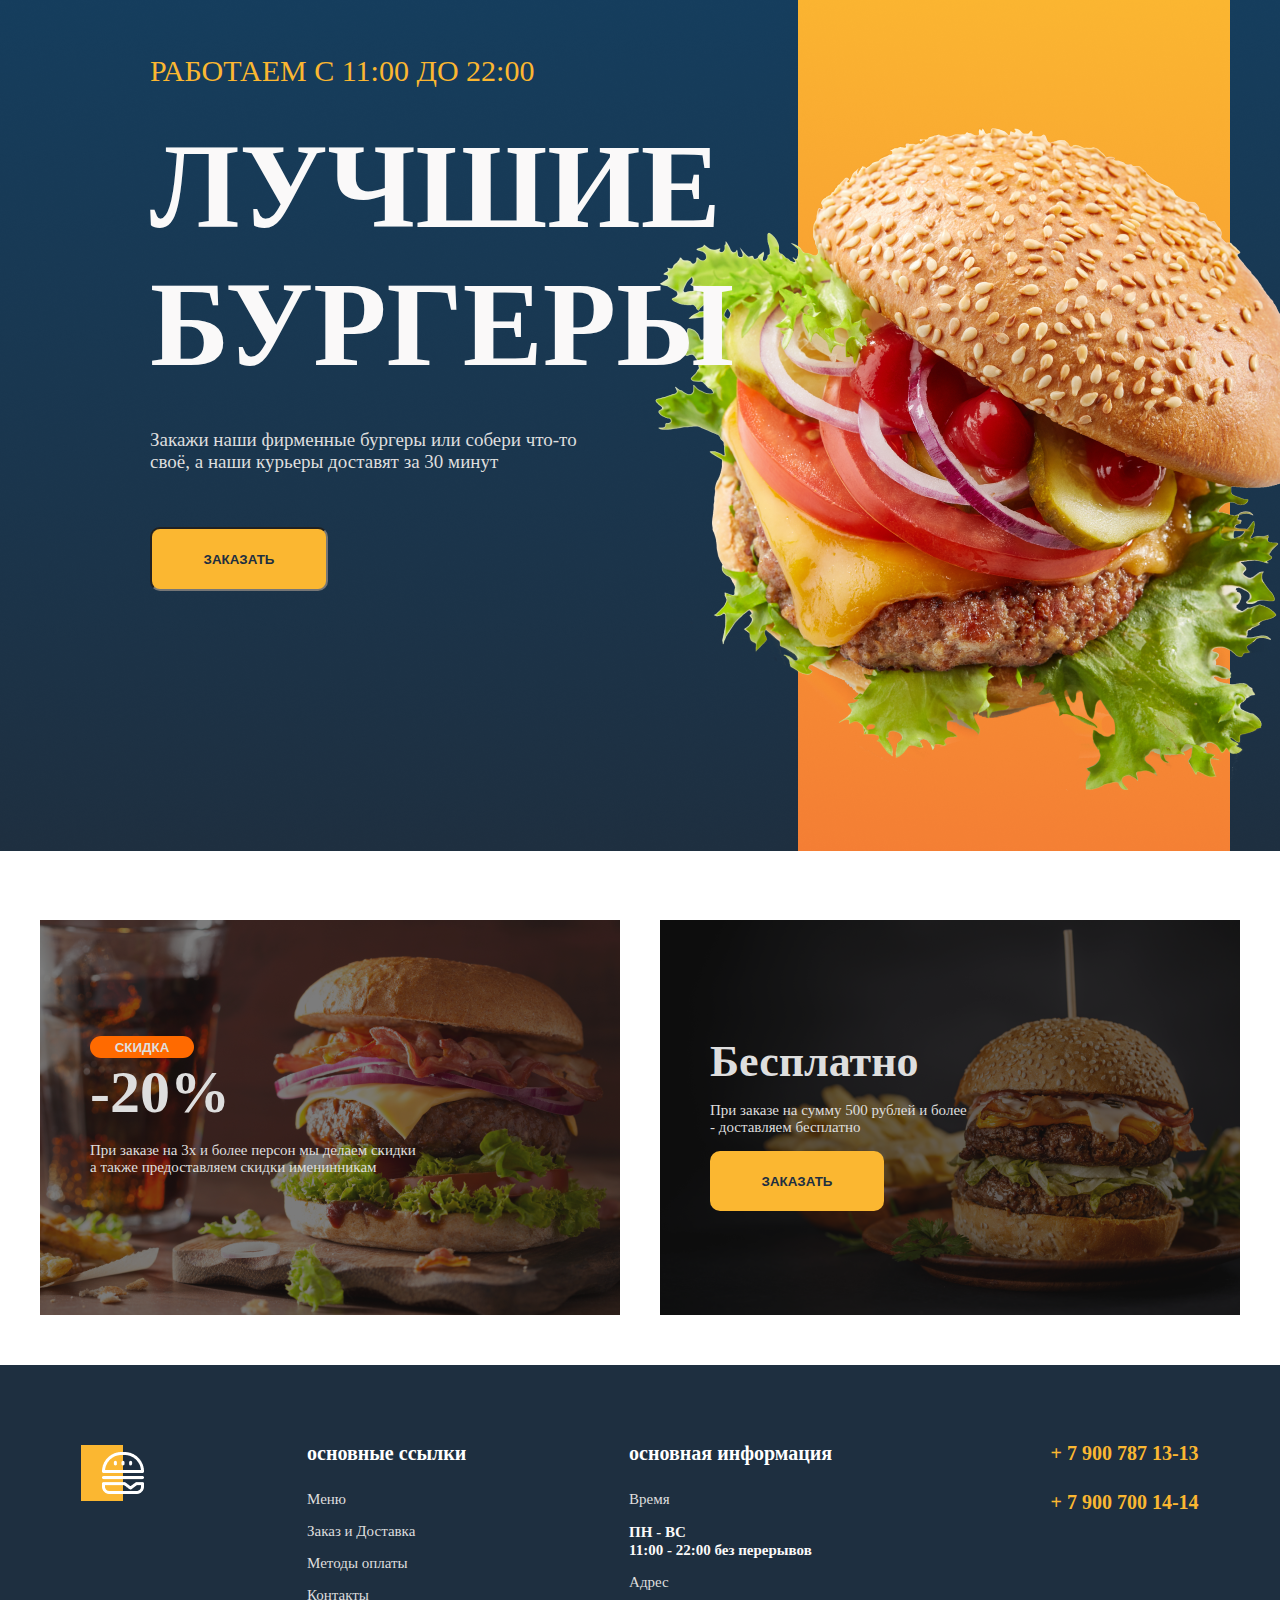
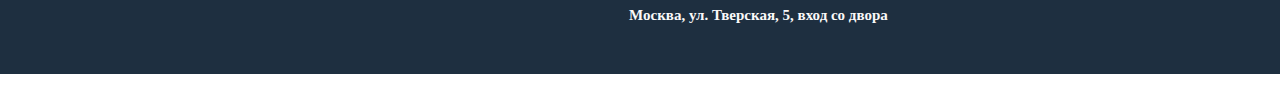
<file: burger/index.html>
<!DOCTYPE html>
<html lang="en">
<head>
    <meta charset="UTF-8">
    <meta http-equiv="X-UA-Compatible" content="IE=edge">
    <meta name="viewport" content="width=device-width, initial-scale=1.0">
    <link rel="stylesheet" href="../burger/css/style.css">
    <title>Burger</title>
</head>
<body>
    <header>
        <div class="champ">
            <br>
            <br>
            <br>
          <p>РАБОТАЕМ С 11:00 ДО 22:00</p>  
          <h1>ЛУЧШИЕ<br>БУРГЕРЫ</h1>
          <span>Закажи наши фирменные бургеры или собери что-то <br>
            своё, а наши курьеры доставят за 30 минут</span> 
        </div>
        <br>
        <br>
        <br>
        <div class="IMPUT"><input type="text" value="ЗАКАЗАТЬ"></div>
     </header>
    <main>
        <div class="gg">
            <div class="pzd">
                <div class="tobipzd">
                    <div class="tabl"><input type="text" value="СКИДКА"></div>
                    <h2>-20%</h2>
                    <p>При заказе на 3х и более персон мы делаем скидки <br> а также предоставляем скидки именинникам</p>
                </div>
            </div>
            <div class="chpok">
                <div class="pyk">
                    <h3>Бесплатно</h3>
                    <p>При заказе на сумму 500 рублей и более <br> - доставляем бесплатно</p>
                    <div class="br2"><input type="text" value="ЗАКАЗАТЬ"></div>
                </div>
            </div>   
        </div>
    </main>
    <footer>
          <div class="cho1">
            <img src="img/Icon.png">
        </div>
        <div class="cho2">
            <h4>основные ссылки</h4>
            <p>Меню</p>
            <p>Заказ и Доставка</p>
            <p>Методы оплаты</p>
            <p>Контакты</p>
        </div>
        <div class="cho3">
            <h4>основная информация</h4>
            <p>Время</p>
            <span>ПН - ВС <br>
                11:00 - 22:00 без перерывов</span>
            <p>Адрес</p>
            <span>Москва, ул. Тверская, 5, вход со двора</span>
        </div>
        <div class="cho4">
            <h4>+ 7 900 787 13-13</h4>
            <h4>+ 7 900 700 14-14</h4>
      </div>
    </footer>
</body>
</html>
</file>
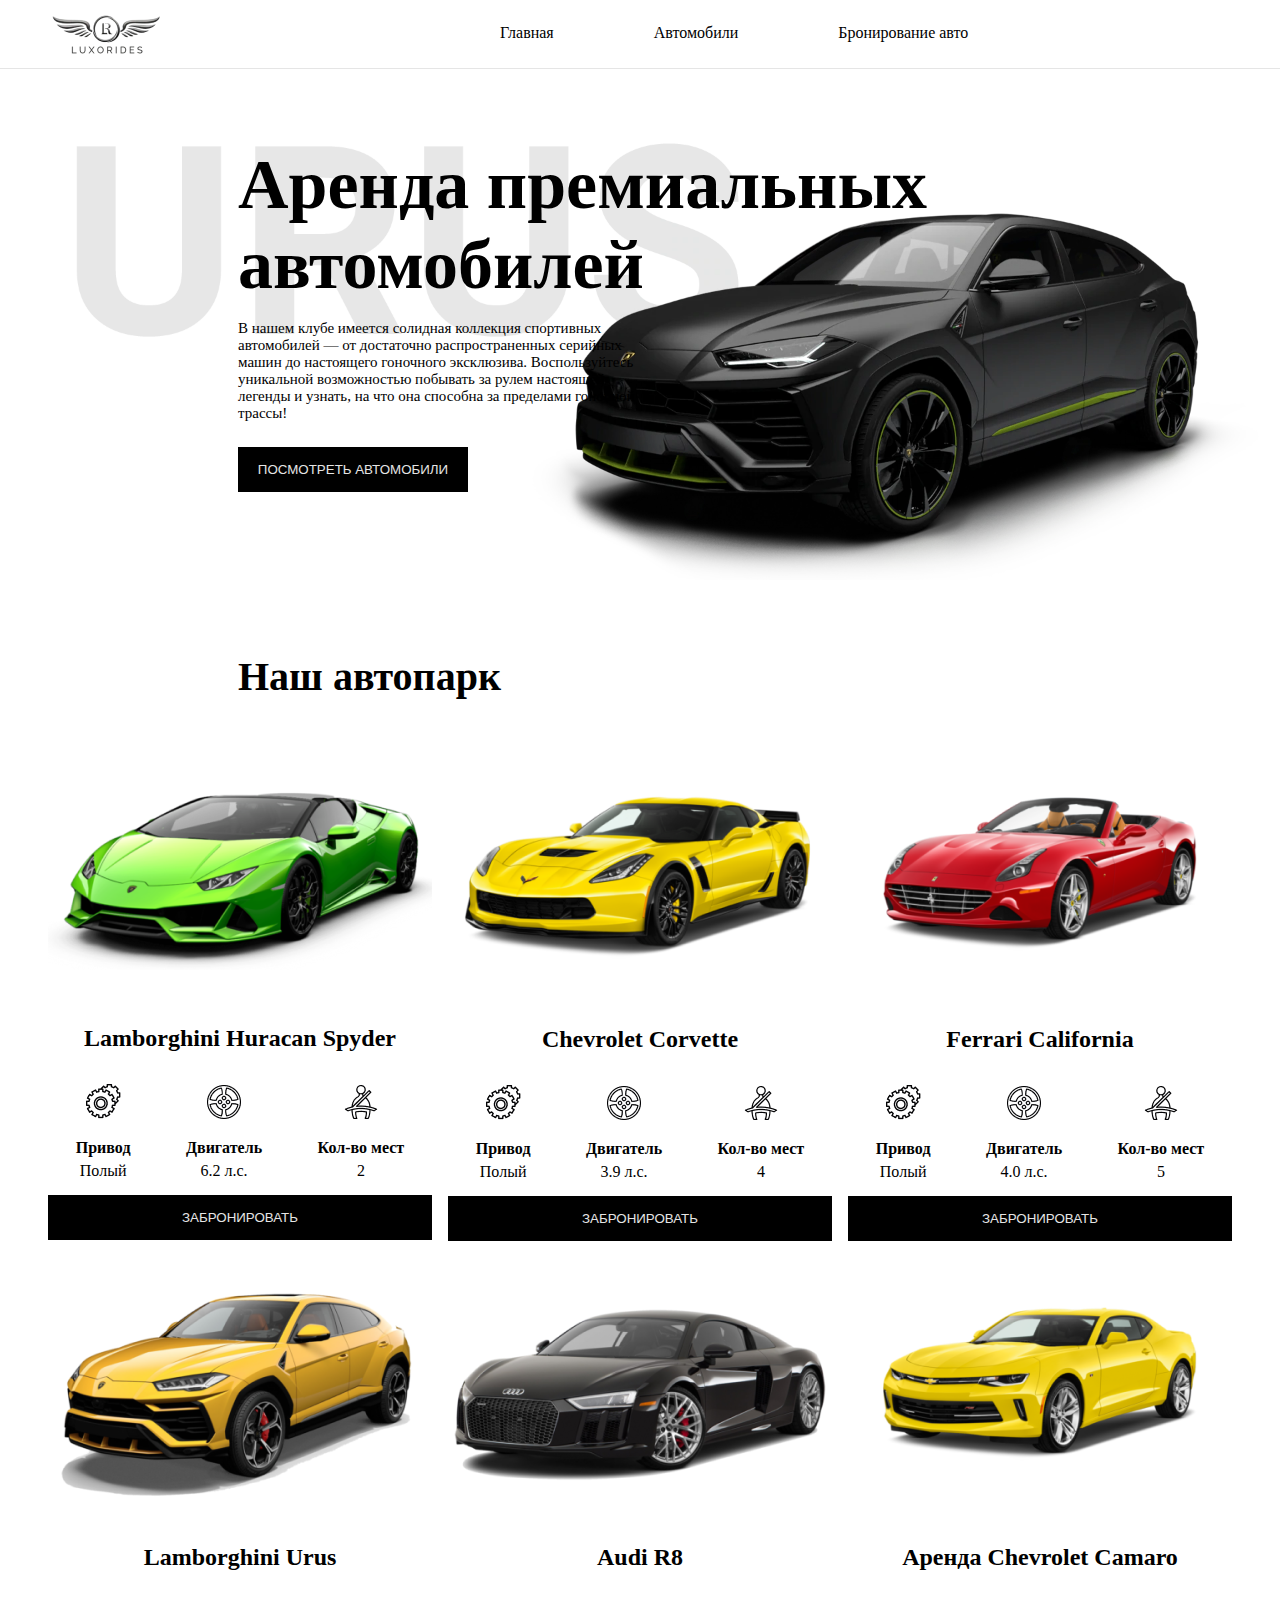
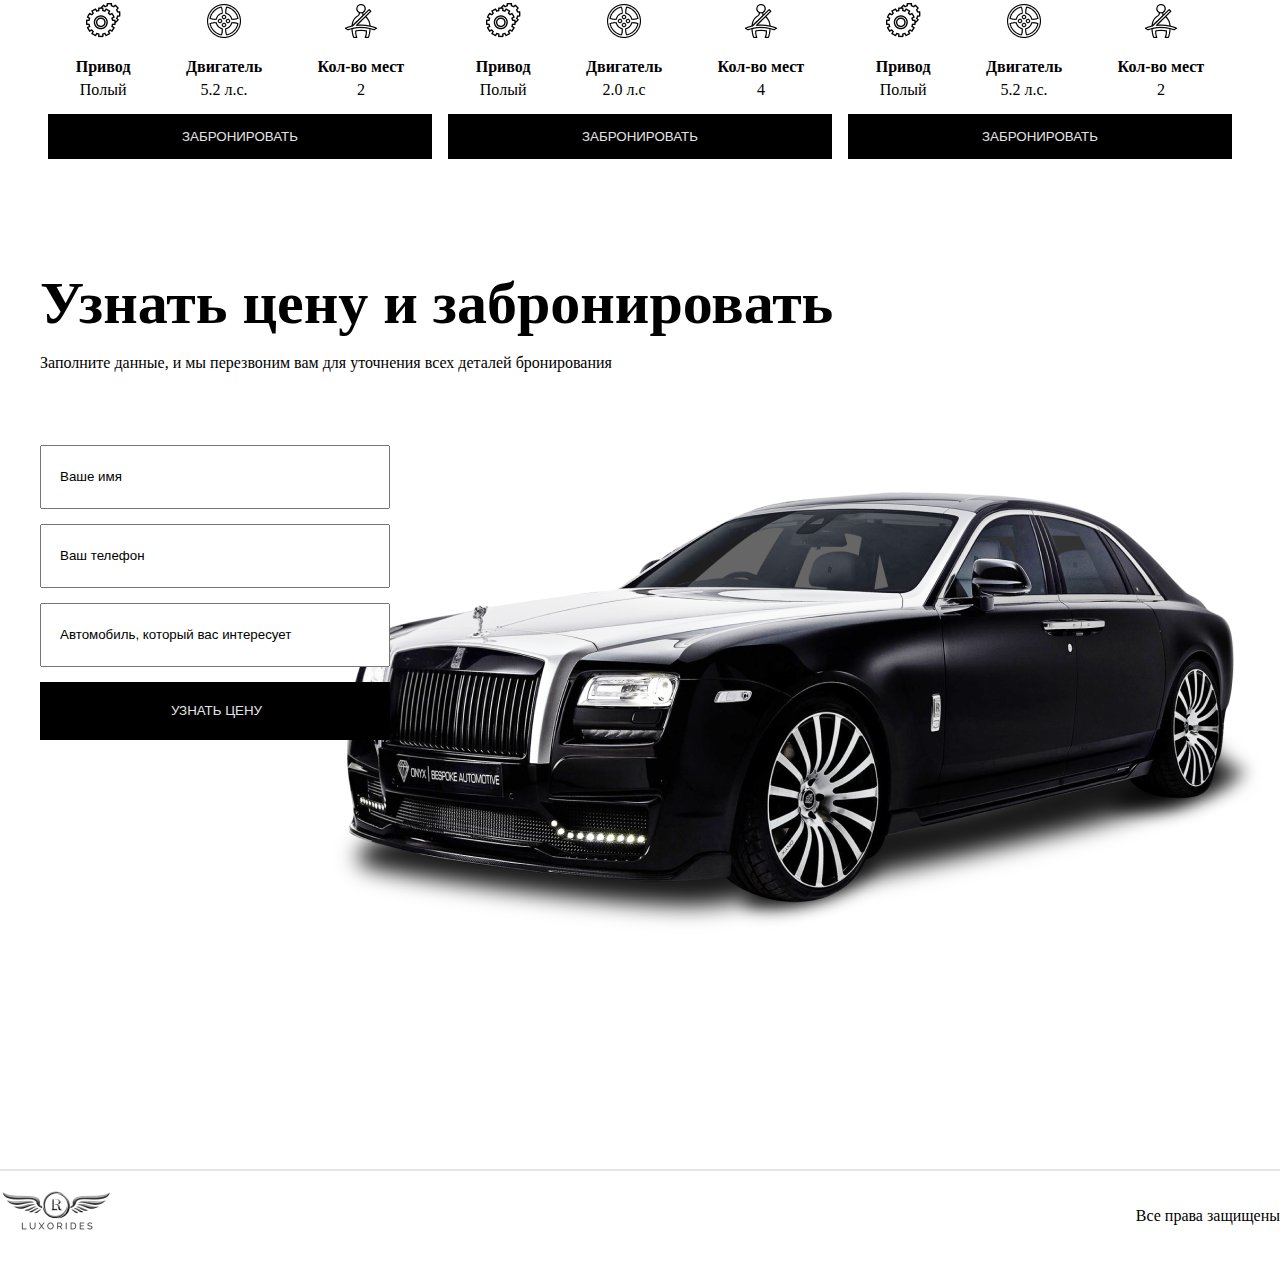
<file: cars/index.html>
<!DOCTYPE html>
<html lang="en">
<head>
    <meta charset="UTF-8">
    <meta http-equiv="X-UA-Compatible" content="IE=edge">
    <meta name="viewport" content="width=device-width, initial-scale=1.0">
    <link rel="stylesheet" href="../cars/css/style.css">
    <title>Cars</title>
</head>
<body>
    <header>
        <div class="foto"><img src="../cars/img/logo.png" left></div>
        <div class="logo">
            <p>Главная</p>
            <p>Автомобили</p>
            <p>Бронирование авто</p>
        </div>
        <div class="line"></div>
    </header>
    <section>
    <div class="oksana">
        <h1>Аренда премиальных <br> автомобилей</h1>
        <p>В нашем клубе имеется солидная коллекция спортивных <br> автомобилей — от достаточно распространенных серийных <br> машин до настоящего гоночного эксклюзива. Воспользуйтесь <br> уникальной возможностью побывать за рулем настоящей <br> легенды и узнать, на что она способна за пределами гоночной <br> трассы!
        </p>
        <div class="tabl"><input type="submit" value="ПОСМОТРЕТЬ АВТОМОБИЛИ"></div>
    </div>
</section>
<div class="tachka">
    <h2>Наш автопарк</h2>
    <div class="mahina">
        <div class="r1">
            <img src="../cars/img/1.png" alt="">
            <h4>Lamborghini Huracan Spyder</h4>
            <div class="block">
                <div class="block1">
                    <img src="../cars/img/hest.png">
                    <p>Привод</p>
                    <span>Полый</span>
                </div>
                <div class="block1">
                    <img src="../cars/img/ryl.png">
                    <p>Двигатель</p>
                    <span>6.2 л.с.</span>
                </div>
                <div class="block1">
                    <img src="../cars/img/styl.png" alt="">
                    <p>Кол-во мест</p>
                    <span>2</span>
                </div>
            </div>
            <input type="submit" value="ЗАБРОНИРОВАТЬ">
        </div>
        <div class="r1">
            <img src="../cars/img/2.png" alt="">
            <h4>Chevrolet Corvette</h4>
            <div class="block">
                <div class="block1">
                    <img src="../cars/img/hest.png">
                    <p>Привод</p>
                    <span>Полый</span>
                </div>
                <div class="block1">
                    <img src="../cars/img/ryl.png">
                    <p>Двигатель</p>
                    <span>3.9 л.с.</span>
                </div>
                <div class="block1">
                    <img src="../cars/img/styl.png" alt="">
                    <p>Кол-во мест</p>
                    <span>4</span>
                </div>
            </div>
            <input type="submit" value="ЗАБРОНИРОВАТЬ">
        </div>
        <div class="r1">
            <img src="../cars/img/3.png" alt="">
            <h4>Ferrari California</h4>
            <div class="block">
                <div class="block1">
                    <img src="../cars/img/hest.png">
                    <p>Привод</p>
                    <span>Полый</span>
                </div>
                <div class="block1">
                    <img src="../cars/img/ryl.png">
                    <p>Двигатель</p>
                    <span>4.0 л.с.</span>
                </div>
                <div class="block1">
                    <img src="../cars/img/styl.png" alt="">
                    <p>Кол-во мест</p>
                    <span>5</span>
                </div>
            </div>
            <input type="submit" value="ЗАБРОНИРОВАТЬ">
        </div>
        <div class="r1">
            <img src="../cars/img/4.png" alt="">
            <h4>Lamborghini Urus</h4>
            <div class="block">
                <div class="block1">
                    <img src="../cars/img/hest.png">
                    <p>Привод</p>
                    <span>Полый</span>
                </div>
                <div class="block1">
                    <img src="../cars/img/ryl.png">
                    <p>Двигатель</p>
                    <span>5.2 л.с.</span>
                </div>
                <div class="block1">
                    <img src="../cars/img/styl.png" alt="">
                    <p>Кол-во мест</p>
                    <span>2</span>
                </div>
            </div>
            <input type="submit" value="ЗАБРОНИРОВАТЬ">
        </div>
        <div class="r1">
            <img src="../cars/img/5.png" alt="">
            <h4>Audi R8</h4>
            <div class="block">
                <div class="block1">
                    <img src="../cars/img/hest.png">
                    <p>Привод</p>
                    <span>Полый</span>
                </div>
                <div class="block1">
                    <img src="../cars/img/ryl.png">
                    <p>Двигатель</p>
                    <span>2.0 л.с</span>
                </div>
                <div class="block1">
                    <img src="../cars/img/styl.png" alt="">
                    <p>Кол-во мест</p>
                    <span>4</span>
                </div>
            </div>
            <input type="submit" value="ЗАБРОНИРОВАТЬ">
        </div>
        <div class="r1">
            <img src="../cars/img/6.png" alt="">
            <h4>Аренда Chevrolet Camaro</h4>
            <div class="block">
                <div class="block1">
                    <img src="../cars/img/hest.png">
                    <p>Привод</p>
                    <span>Полый</span>
                </div>
                <div class="block1">
                    <img src="../cars/img/ryl.png">
                    <p>Двигатель</p>
                    <span>5.2 л.с.</span>
                </div>
                <div class="block1">
                    <img src="../cars/img/styl.png" alt="">
                    <p>Кол-во мест</p>
                    <span>2</span>
                </div>
            </div>
            <input type="submit" value="ЗАБРОНИРОВАТЬ">
        </div>
    </div>
<div class="ok3">
    <div class="konez">
        <h5>Узнать цену и забронировать</h5>
        <p>Заполните данные, и мы перезвоним вам для уточнения всех деталей бронирования</p>
    </div>
    
    <div class="ok">
        <div class="konez_input">
            <input type="text" value="Ваше имя">
        </div>
        <div class="konez_input">
            <input type="text" value="Ваш телефон">
        </div>
        <div class="konez_input">
            <input type="text" value="Автомобиль, который вас интересует">
        </div>
        <input class="kk" type="submit" value="УЗНАТЬ ЦЕНУ">
    </div>
</div>
 

</div>
<footer>
    <div class="f">
        <div><img src="../cars/img/logo.png" alt=""></div>
        <div><p>Все права защищены</p></div>
    </div>
</footer>
</body>
</html>
</file>
<file: burger/css/style.css>
header{
    background: url(../img/header.png) no-repeat center;
    width: 100%;
    height: 100vh;
    margin-top: -30px;
}
body{
    padding: 0;
    margin: 0;
}
.champ p{
    font-size: 30px;
    color: #FBB731;
    margin-bottom: -50px;
}
.champ h1{
    font-size: 120px;
    color: #FAF9F9;
    margin-bottom: 35px;
}
.champ span{
    font-size: 19px;
    color: #DEDEDE;  
}
.IMPUT input{
    color: #1E2F40;
    text-align: center;
    background-color: #FBB731;
    width: 170px;
    height: 58px;
    border-radius: 10px;
    margin-left: 150px;
    font-weight: bold;
}
.champ{
    margin-left: 150px;
}
.lenu{
    display: flex;
    margin: 0px 150px 0px 150px;
}
.burger2{
    margin-left: 10px;
}
.burger1{
    margin-right: 10px;
}
.pzd{
    background: url(../img/burger1.png) no-repeat left;
    width: 580px;
    height: 395px;
}
.chpok{
    background: url(../img/burger2.png) no-repeat right;
    width: 580px;
    height: 395px;
}
.gg{
    display: flex;
    justify-content: space-between;
    margin: 50px auto;
    max-width: 1200px;
}

.tabl input{
    color: #DEDEDE;
    text-align: center;
    background-color: #ff6a00;
    border-radius: 20px;
    width: 100px;
    margin-top: 116px;
    border: none;
    font-weight: bold;
    height: 20px;

}
.br2 input{
    color: #1E2F40;
    text-align: center;
    background-color: #FBB731;
    width: 170px;
    height: 58px;
    border-radius: 10px;
    font-weight: bold;
    border: none;
}
.tobipzd h2{
    font-weight: bold;
    color: #DEDEDE;
    font-size: 60px;
}
.tobipzd{
    margin-left: 50px;
}
.tobipzd p{
    color: #DEDEDE;
    font-size: 15px;
}
.tobipzd h2{
    margin: 0px 0px;
}
.chpok h3{
    color: #DEDEDE;
    font-size: 44px;
    margin: 0px 0px;
    margin-top: 116px;
}
.chpok p{
    color: #DEDEDE;
    font-size: 15px;
}
.pyk{
    margin-left: 50px;

}

footer{
    background: url(../img/foother.png) no-repeat center;
    height: auto;
    display: flex;
    justify-content: center;
    width: 100%;
}

footer div{
    margin: 50px auto;
}
footer p{
    color: #DEDEDE;
    font-size: 15px;
}
footer h4{
    color: #fff;
    font-size: 20px;
}
footer .cho4 h4{
    color: #FBB731 !important; 
}
footer span{
    color: #FAF9F9;
    font-size: 15px;
    font-weight: bold;
}
.cho1{
    margin-top: 80px;
}
</file>
<file: cars/css/style.css>
body{
    padding: 0;
    margin: 0;
}
section{
    background: url(../img/cars.png) no-repeat center/ 100%;
    width: 100%;
    height: 550px;
    padding-top: 1px;
}
.logo{
    display: flex;
    margin-top: -50px;
    margin-left: 400px

}
.foto{
    margin-left: 50px;
    margin-top: 15px;
}
.logo p{
    margin-left: 100px;
}
.line{
    height: 1px;
    background-color: #E5E5E5;
    margin-top: 10px;
}
.tabl input{
    background-color: black;
    width: 230px;
    padding: 15px;
    text-align: center;
    color: #E5E5E5;
    border: none;
    cursor: pointer;
}
.oksana h1{
    color: black ;
    font-weight: bolder;
    font-size: 70px;
    margin-bottom: 15px;
}
.oksana p{
    font-size: 15px;
    margin-bottom: 25px;
}
.oksana{
    margin-left: 238px;
    margin-top: 75px;
}
.tachka h2{
    font-weight: bold;
    color: black;
    font-size: 40px;
    margin-left: 238px;
}
.mahina{
    display: flex;
    flex-wrap: wrap;
    
}
.r1{
    margin: 10px auto;
    flex-wrap: wrap;
}

.r1 .block1{
    margin: auto;
}

.r1 .block{
    display: flex;
    margin: 0px;
}

.mahina input{
    background-color: black;
    width: 230px;
    padding: 15px;
    text-align: center;
    color: #E5E5E5;
    border: none;
    cursor: pointer;
}
.mahina{
    display: flex;
    margin: 0px;
}
.r1 h4{
    text-align: center;
    font-size: 24px;
}
.r1 input{
    width: 100%;
    margin-top: 15px;
}

.r1 .block1{
    text-align: center;
}

.r1 .block1 p{
    margin-bottom: 5px;
    text-align: center;
    font-weight: bold;
}

.r1 .block1 span{
    text-align: center;
}
.mahina{
    max-width: 1200px;
    margin: 0px auto;
}
.kk{
    background-color: black;
    width: 350px !important;
    padding: 15px;
    text-align: center;
    color: #E5E5E5;
    border: none;
    cursor: pointer;
}
.ok3{
    background: url(../img/rolls.png) no-repeat right;
    height: 100vh;
}
.ok{
    max-width: 1200px;
    margin: 0px auto;
}
.konez{
    max-width: 1200px;
    margin: 0px auto;
}
.konez h5{
    font-size: 60px;
    margin-bottom: 0;
}

.konez p{
    margin-bottom: 65;
}

.ok{
    margin-top: 65px;
}
.ok input{
    width: 326px;
    padding-left: 18px;
    height: 58px;
    margin: 7.5px 0px;
}

.f{
    display: flex;
    max-width: 1300px;
    margin: 20px auto;
    justify-content: space-between;
}
footer{
    border-top: solid 2px #E5E5E5;
}
</file>
